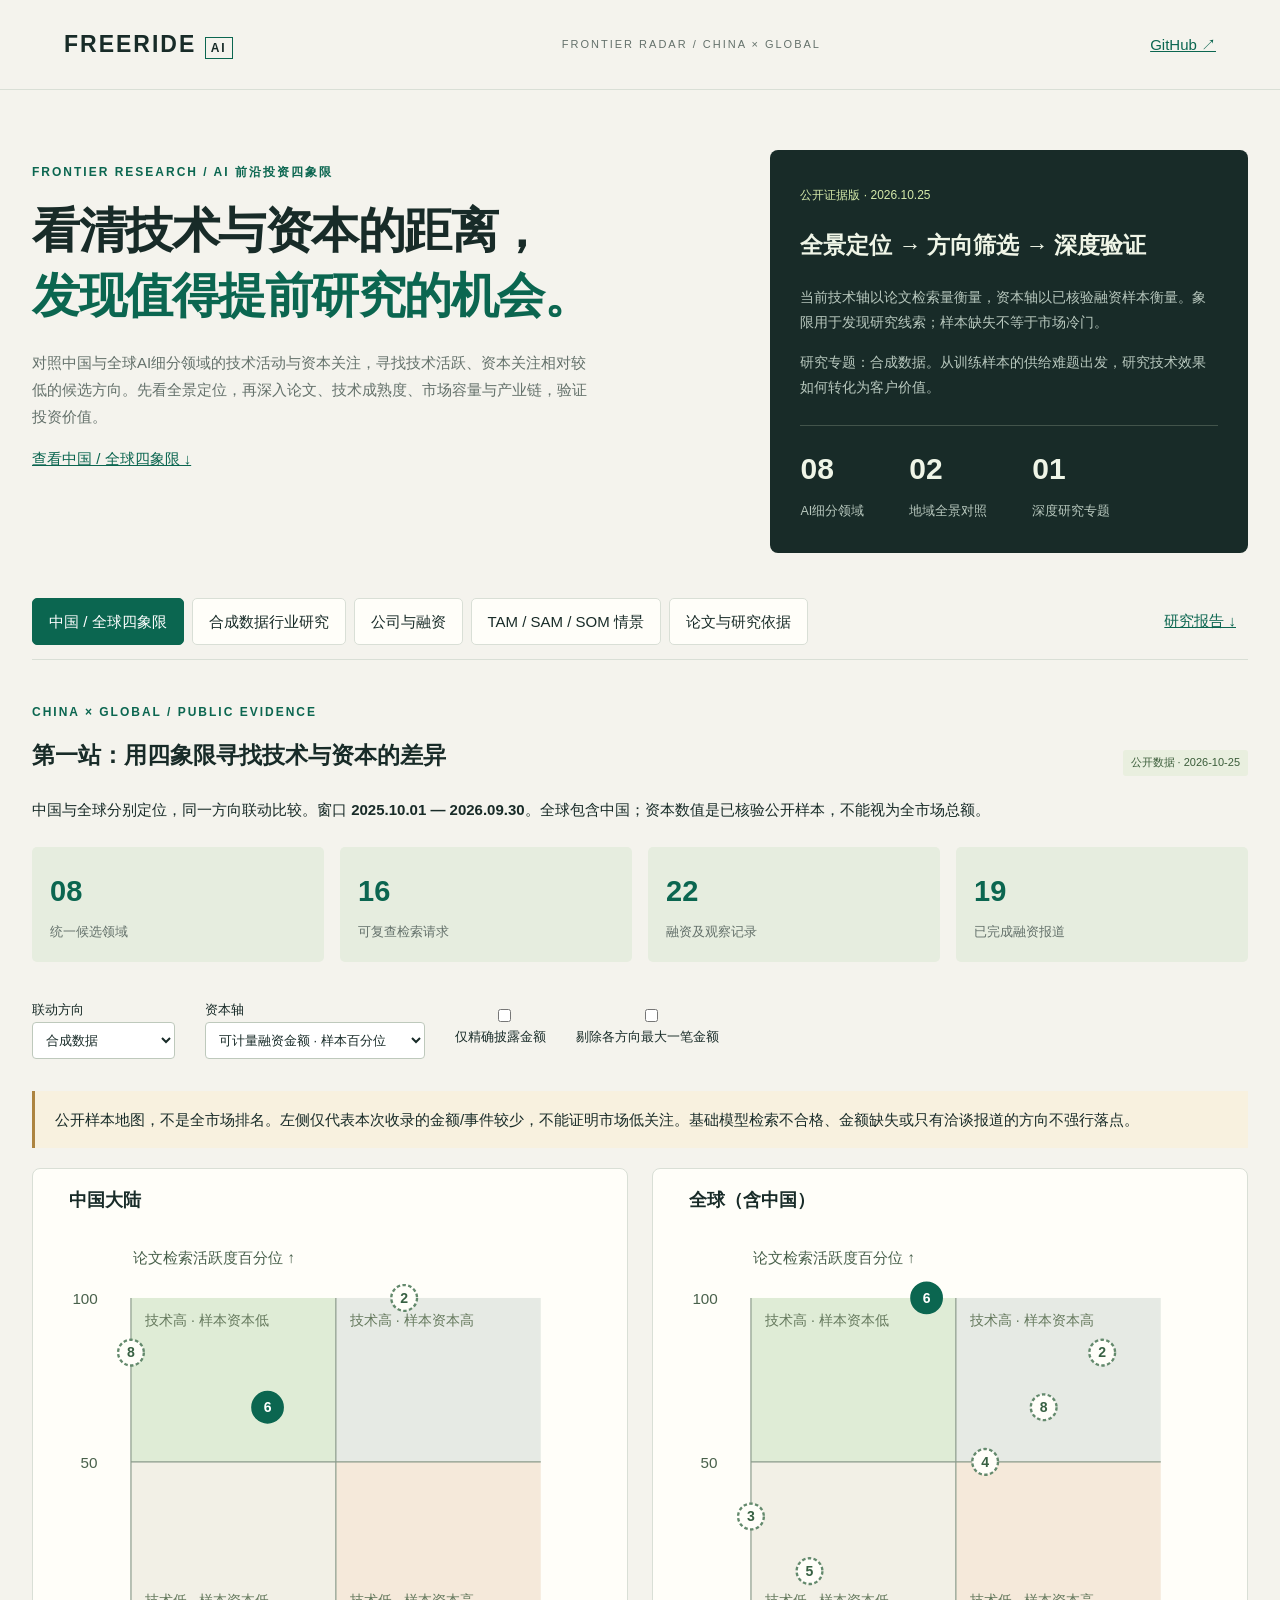
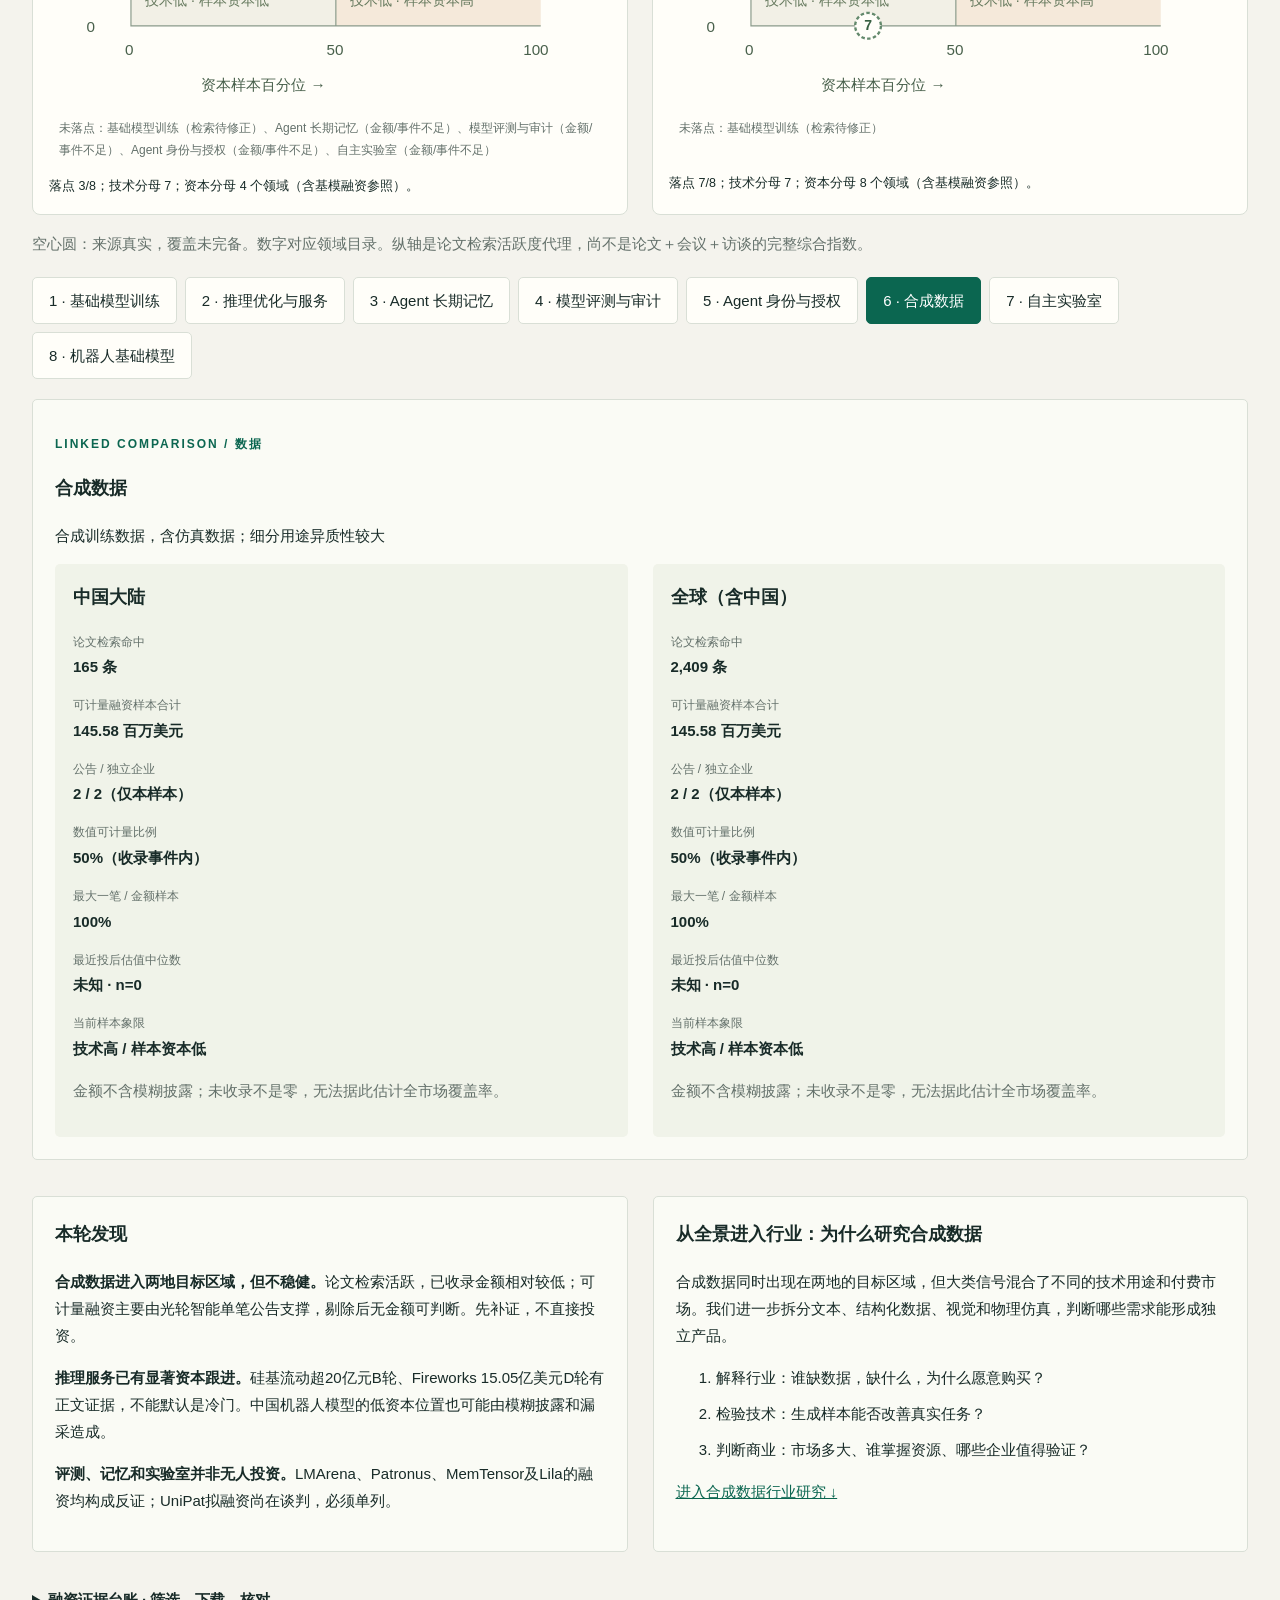
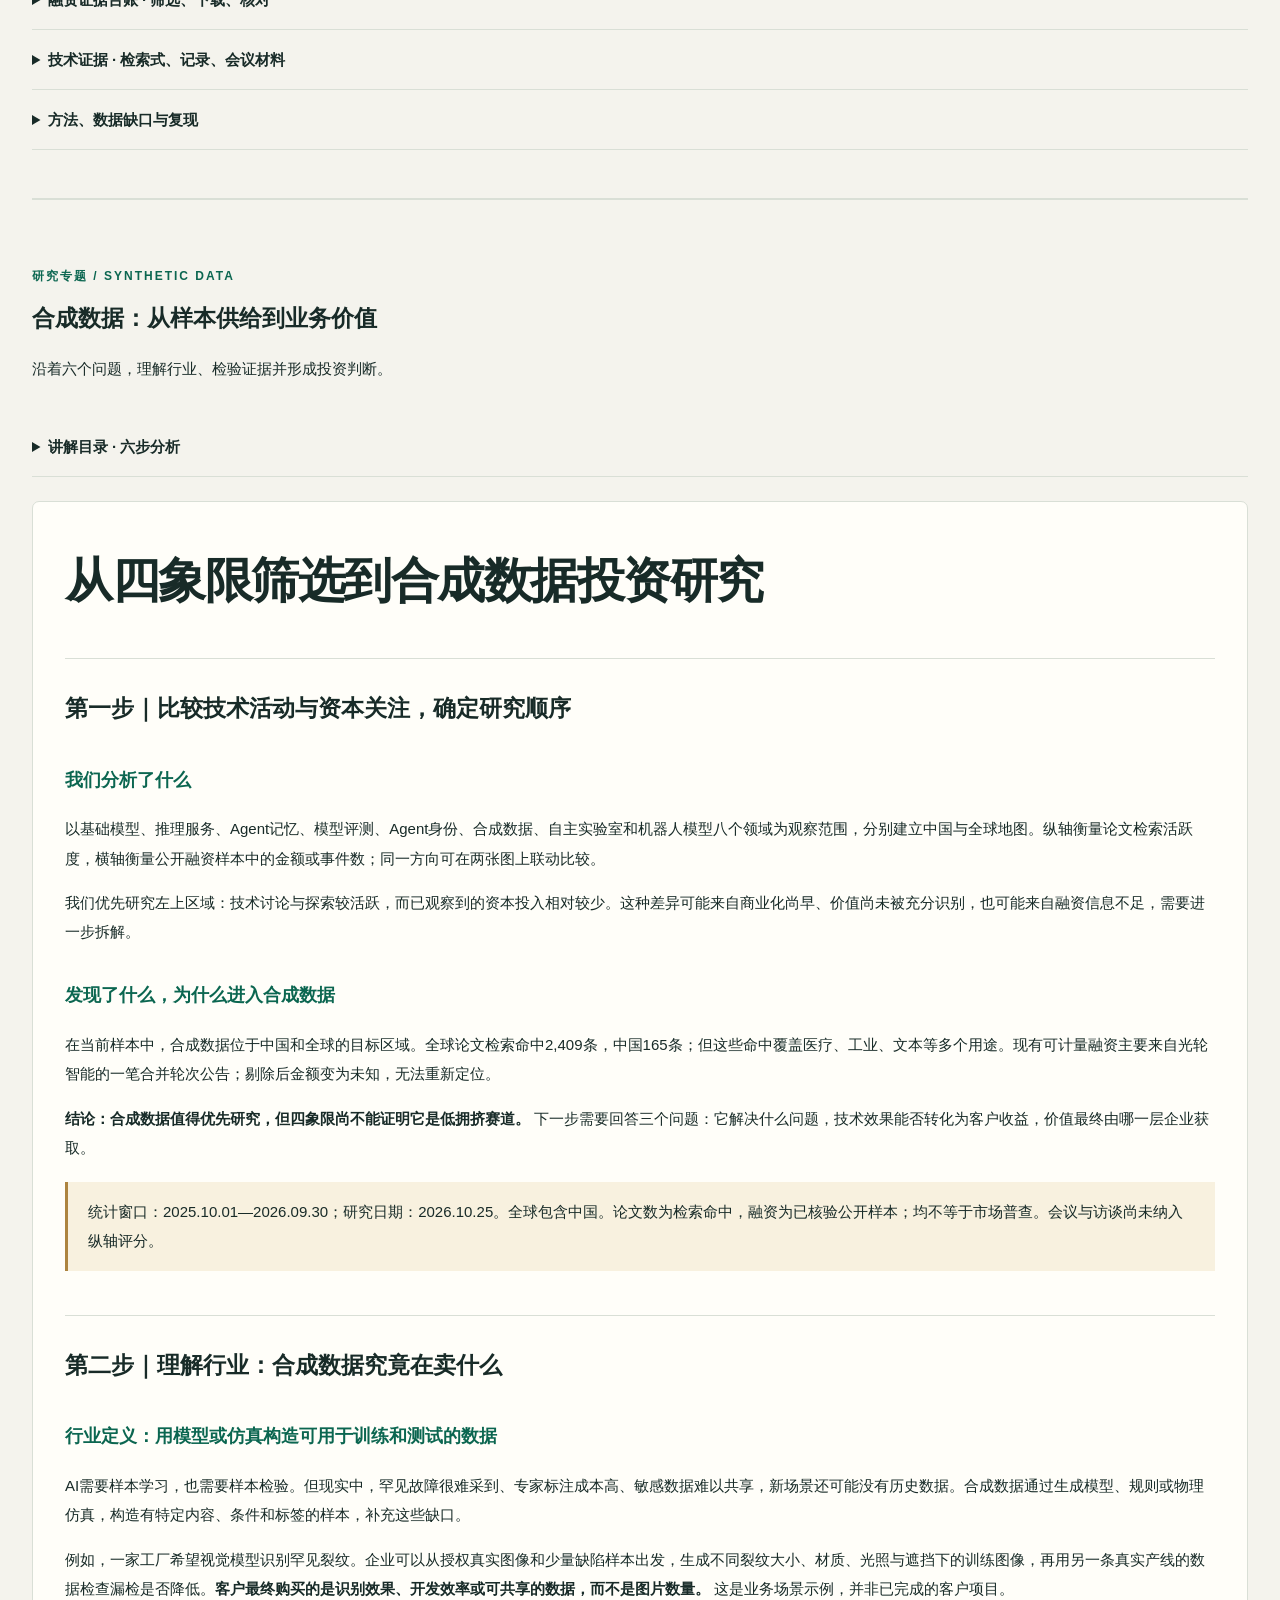
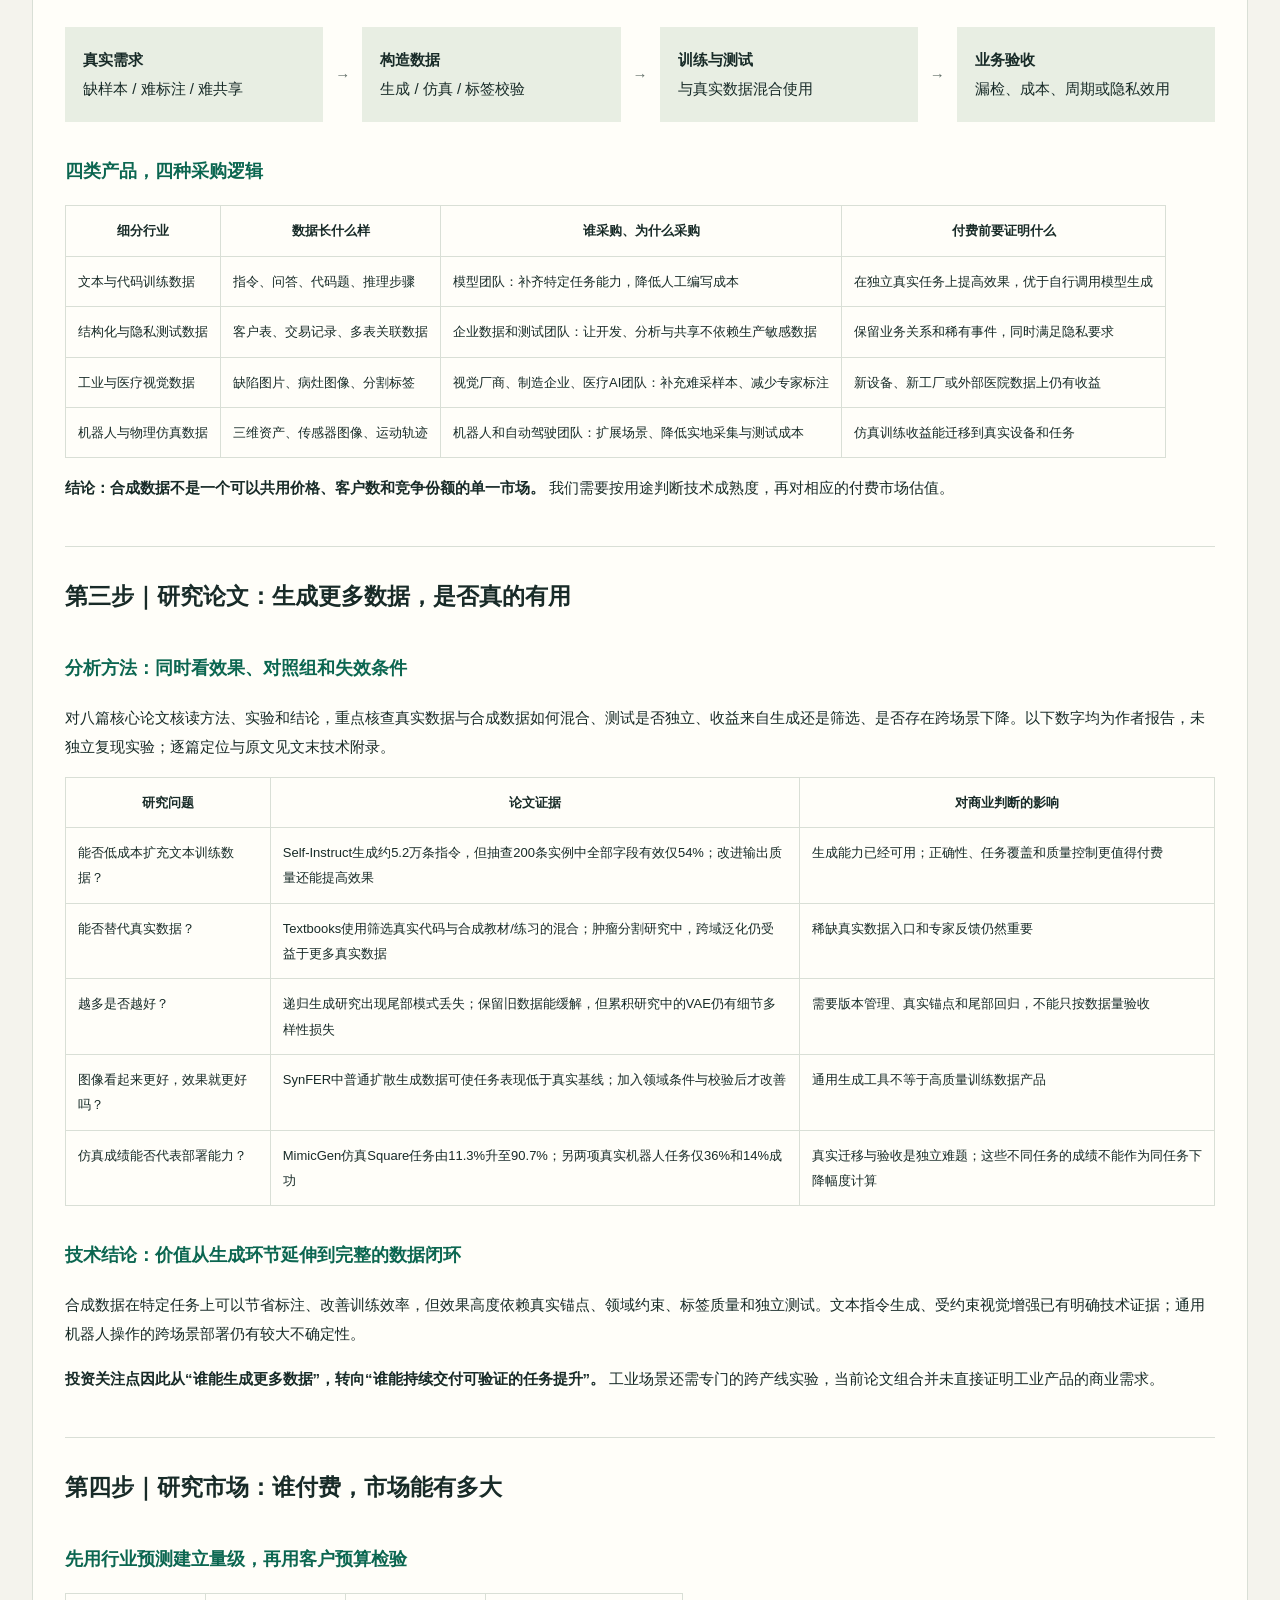
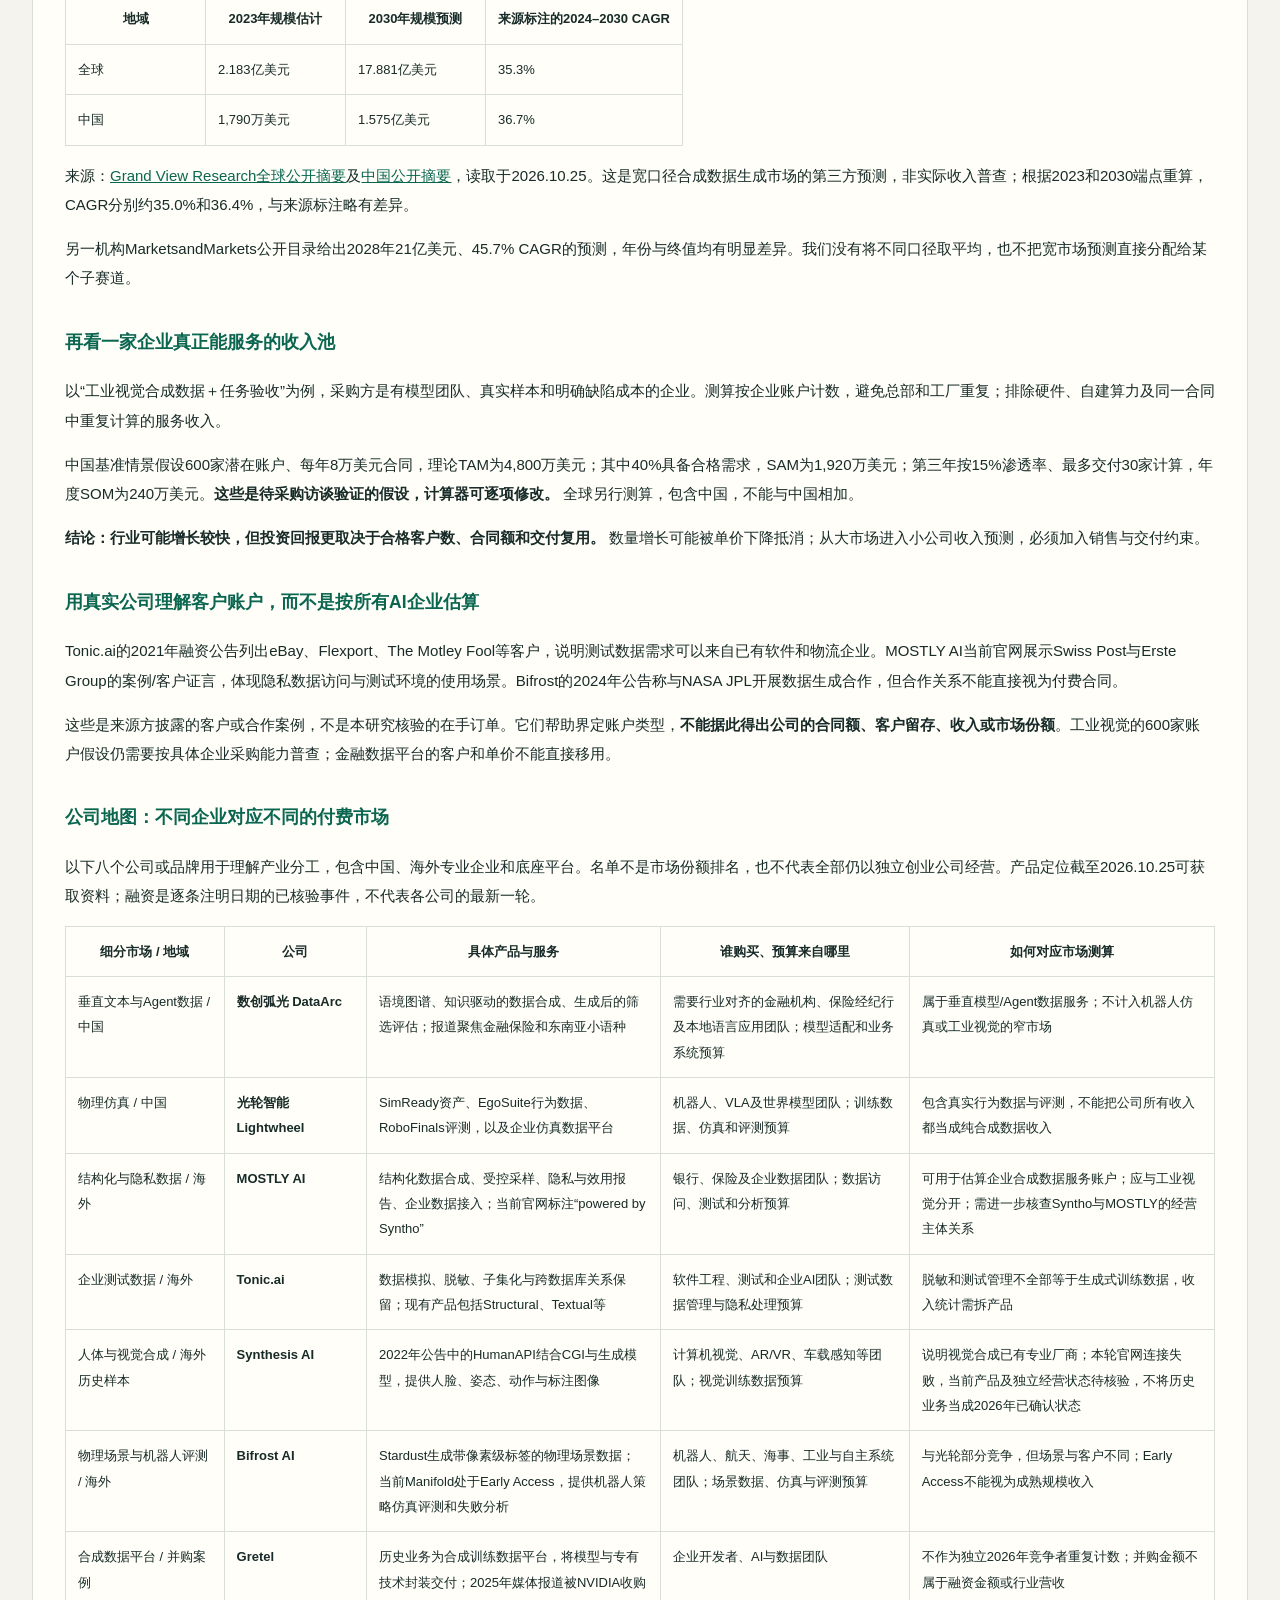
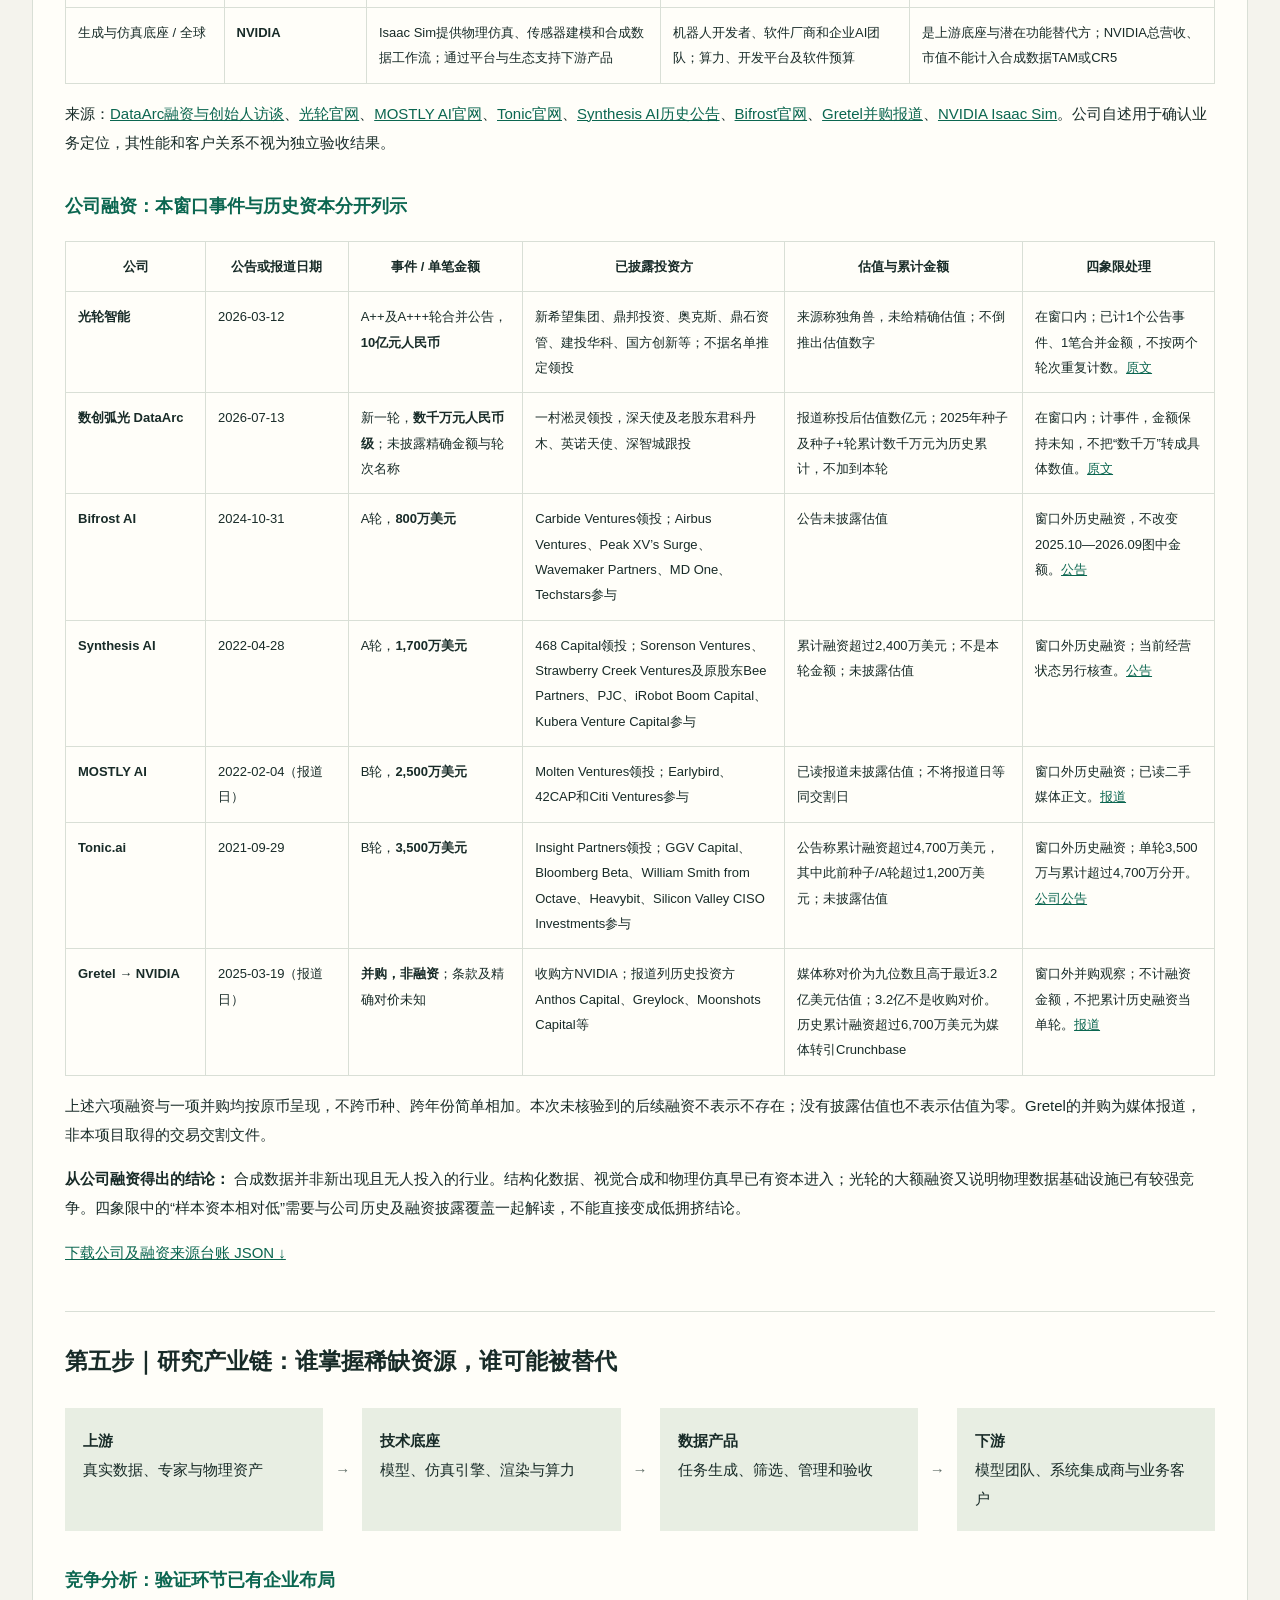
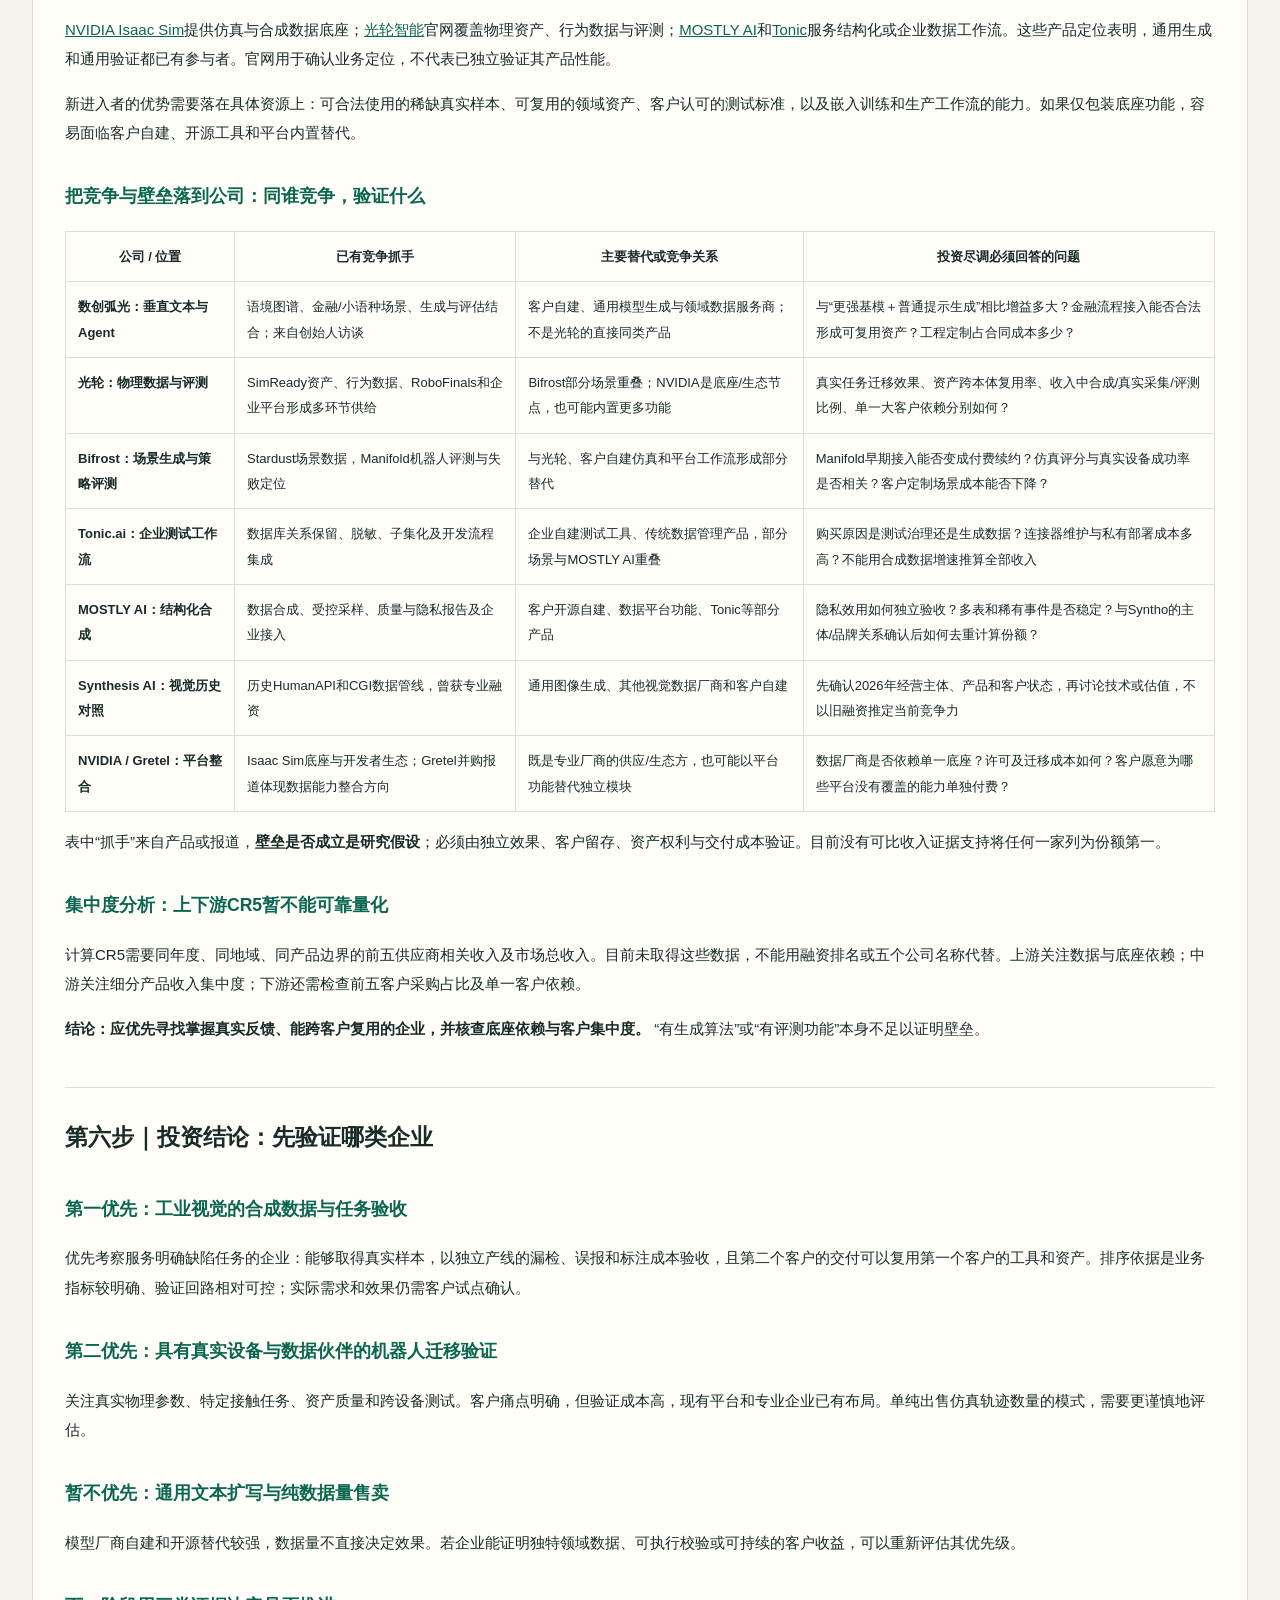
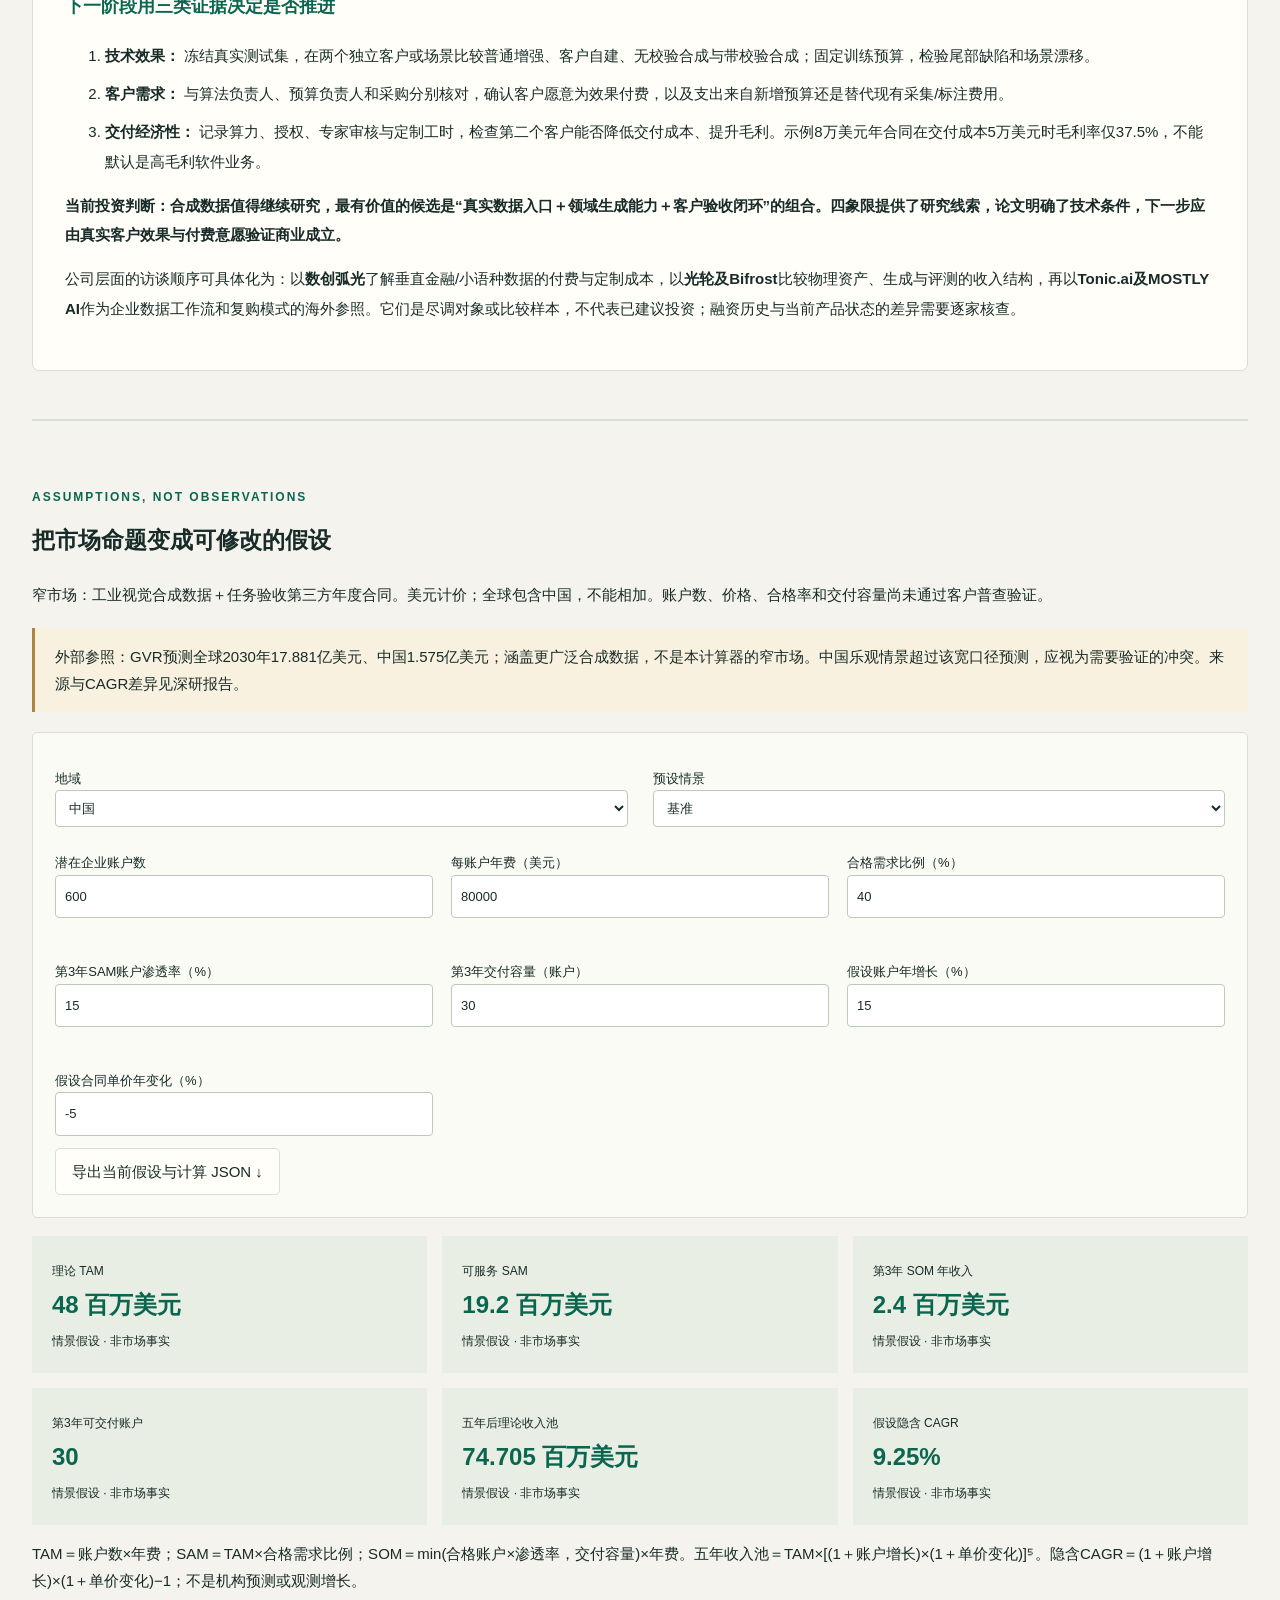
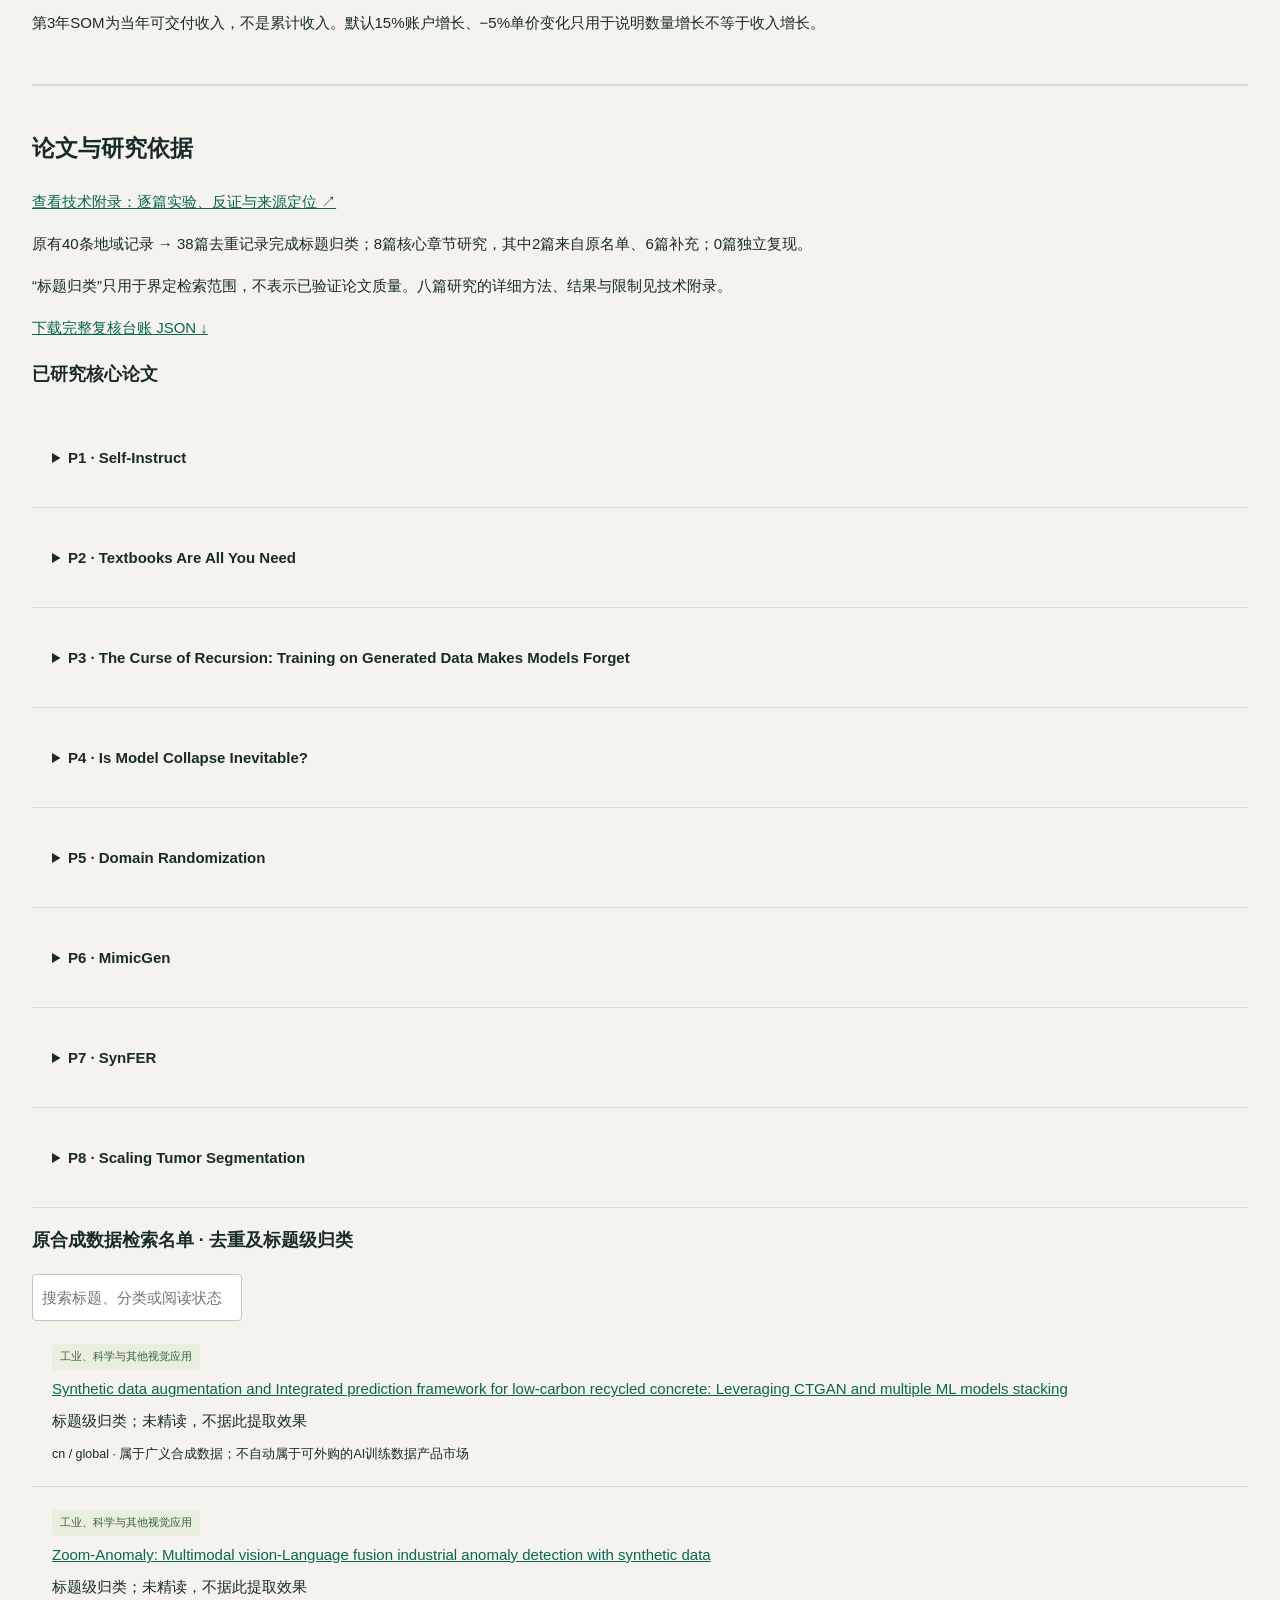
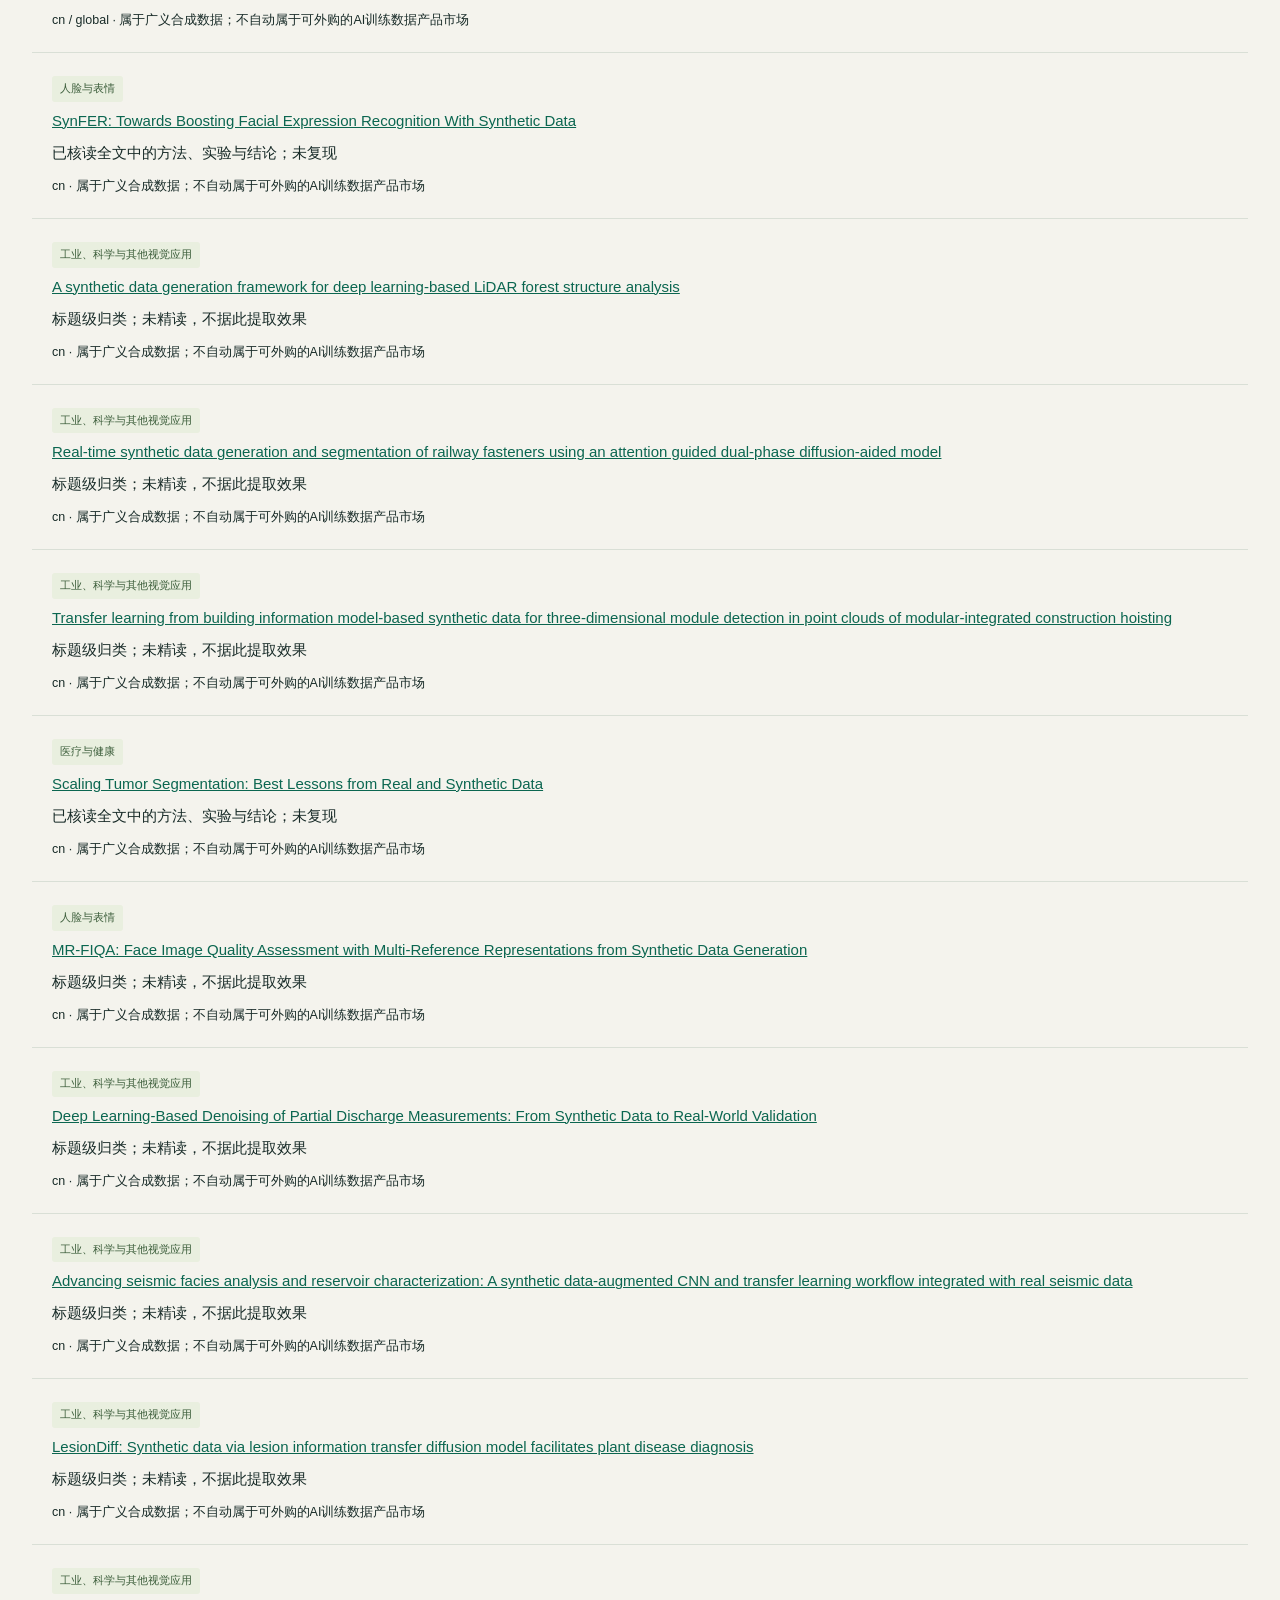
<file: index.html>
<!doctype html>
<html lang="zh-CN"><head><meta charset="utf-8"><meta name="viewport" content="width=device-width,initial-scale=1"><meta name="description" content="从中国与全球四象限出发，对照AI细分领域的技术活动与资本关注，筛选方向并深入研究技术、市场与投资价值。"><title>FREERIDE | AI前沿投资四象限</title><link rel="stylesheet" href="style.css"></head>
<body><header><a class="brand" href="index.html">FREERIDE <span>AI</span></a><div class="edition">FRONTIER RADAR / CHINA × GLOBAL</div><a href="https://github.com/Lancewang1/freeride-frontier-radar" target="_blank" rel="noopener">GitHub ↗</a></header><main>
<section class="hero"><div><p class="eyebrow">FRONTIER RESEARCH / AI 前沿投资四象限</p><h1>看清技术与资本的距离，<br><em>发现值得提前研究的机会。</em></h1><p class="intro">对照中国与全球AI细分领域的技术活动与资本关注，寻找技术活跃、资本关注相对较低的候选方向。先看全景定位，再深入论文、技术成熟度、市场容量与产业链，验证投资价值。</p><a href="#landscape">查看中国 / 全球四象限 ↓</a></div><aside><span class="live">公开证据版 · 2026.10.25</span><h2>全景定位 → 方向筛选 → 深度验证</h2><p>当前技术轴以论文检索量衡量，资本轴以已核验融资样本衡量。象限用于发现研究线索；样本缺失不等于市场冷门。</p><p>研究专题：合成数据。从训练样本的供给难题出发，研究技术效果如何转化为客户价值。</p><div class="numbers"><div><strong>08</strong><small>AI细分领域</small></div><div><strong>02</strong><small>地域全景对照</small></div><div><strong>01</strong><small>深度研究专题</small></div></div></aside></section>
<nav aria-label="页面导航"><button data-view="landscape" class="active">中国 / 全球四象限</button><button data-view="deepdive">合成数据行业研究</button><button data-view="company-map">公司与融资</button><button data-view="market">TAM / SAM / SOM 情景</button><button data-view="reading">论文与研究依据</button><a class="download-link" href="CLIENT_PRESENTATION.md" download>研究报告 ↓</a></nav>
<section id="landscape" class="workspace"></section>
<section id="deepdive" class="workspace"><div class="section-top"><div><p class="eyebrow">研究专题 / SYNTHETIC DATA</p><h2>合成数据：从样本供给到业务价值</h2><p>沿着六个问题，理解行业、检验证据并形成投资判断。</p></div></div><details><summary>讲解目录 · 六步分析</summary><div id="report-index"></div></details><article id="deep-report"><p>正在加载深度研究…</p></article></section>
<section id="market" class="workspace"><div class="section-top"><div><p class="eyebrow">ASSUMPTIONS, NOT OBSERVATIONS</p><h2>把市场命题变成可修改的假设</h2></div></div><p>窄市场：工业视觉合成数据＋任务验收第三方年度合同。美元计价；全球包含中国，不能相加。账户数、价格、合格率和交付容量尚未通过客户普查验证。</p><div class="warning">外部参照：GVR预测全球2030年17.881亿美元、中国1.575亿美元；涵盖更广泛合成数据，不是本计算器的窄市场。中国乐观情景超过该宽口径预测，应视为需要验证的冲突。来源与CAGR差异见深研报告。</div>
<div id="market-model" class="panel"><div class="two"><label>地域<select id="market-region"><option value="cn">中国</option><option value="global">全球（含中国）</option></select></label><label>预设情景<select id="market-scenario"><option value="0">保守</option><option value="1" selected>基准</option><option value="2">乐观</option></select></label></div><div class="model-fields">
<label>潜在企业账户数<input id="accounts" type="number" min="0" max="1000000" step="1"></label><label>每账户年费（美元）<input id="price" type="number" min="0" max="10000000" step="1000"></label><label>合格需求比例（%）<input id="qualified" type="number" min="0" max="100" step="0.1"></label><label>第3年SAM账户渗透率（%）<input id="share" type="number" min="0" max="100" step="0.1"></label><label>第3年交付容量（账户）<input id="capacity" type="number" min="0" max="1000000" step="1"></label><label>假设账户年增长（%）<input id="volumeGrowth" type="number" min="-99" max="100" step="0.1" value="15"></label><label>假设合同单价年变化（%）<input id="priceGrowth" type="number" min="-99" max="100" step="0.1" value="-5"></label></div><button id="export-market">导出当前假设与计算 JSON ↓</button></div><div id="market-results" class="metrics" aria-live="polite"></div><p>TAM＝账户数×年费；SAM＝TAM×合格需求比例；SOM＝min(合格账户×渗透率，交付容量)×年费。五年收入池＝TAM×[(1＋账户增长)×(1＋单价变化)]⁵。隐含CAGR＝(1＋账户增长)×(1＋单价变化)−1；不是机构预测或观测增长。</p><p>第3年SOM为当年可交付收入，不是累计收入。默认15%账户增长、−5%单价变化只用于说明数量增长不等于收入增长。</p></section>
<section id="reading" class="workspace"><h2>论文与研究依据</h2><p><a href="SYNTHETIC_DEEPDIVE.md">查看技术附录：逐篇实验、反证与来源定位 ↗</a></p><p id="reading-summary"></p><p>“标题归类”只用于界定检索范围，不表示已验证论文质量。八篇研究的详细方法、结果与限制见技术附录。</p><a href="synthetic-evidence.json" download>下载完整复核台账 JSON ↓</a><h3>已研究核心论文</h3><div id="reading-ledger"></div><h3>原合成数据检索名单 · 去重及标题级归类</h3><input id="paper-query" aria-label="搜索论文" placeholder="搜索标题、分类或阅读状态"><div id="paper-audit"></div></section>

<footer>FREERIDE AI · AI产业前沿研究 · 研究日期 2026.10.25</footer></main><script src="synthetic.js?v=companies"></script><script src="radar-core.js"></script><script src="landscape-ui.js?v=companies"></script></body></html>
</file>
<file: style.css>
:root{--bg:#f4f3ed;--ink:#182b28;--muted:#64716b;--line:#d9dfd6;--green:#0b6650;--lime:#d6eaaa;--white:#fffef9}*{box-sizing:border-box}body{margin:0;background:var(--bg);color:var(--ink);font:15px/1.8 -apple-system,BlinkMacSystemFont,"Segoe UI","Microsoft YaHei",sans-serif}a{color:var(--green)}button,input,select,textarea{font:inherit}button{cursor:pointer}header{max-width:1440px;margin:auto;padding:24px 5%;display:flex;align-items:center;justify-content:space-between;border-bottom:1px solid var(--line)}.brand{font-size:23px;letter-spacing:2px;font-weight:800;text-decoration:none;color:var(--ink)}.brand span{font-size:12px;border:1px solid var(--green);padding:3px 5px}.edition{font-size:11px;letter-spacing:2px;color:var(--muted)}main{max-width:1320px;margin:auto;padding:0 32px}.hero{display:grid;grid-template-columns:1.4fr 1fr;gap:70px;padding:60px 0 45px}.eyebrow{font-size:12px;letter-spacing:2px;color:var(--green);font-weight:700}h1{font-size:48px;line-height:1.35;margin:15px 0 20px;letter-spacing:-1.5px}h1 em{font-style:normal;color:var(--green)}.intro{max-width:560px;color:var(--muted)}aside{background:var(--ink);color:#eff5e7;padding:30px;border-radius:8px;align-self:center}aside p{color:#b8c8be;font-size:14px}.live{font-size:12px;color:var(--lime)}.numbers{display:flex;gap:45px;border-top:1px solid #42544b;padding-top:16px;margin-top:25px}.numbers strong{font-size:30px;display:block}.numbers small{color:#b8c8be}nav{display:flex;gap:8px;border-bottom:1px solid var(--line);padding-bottom:14px;flex-wrap:wrap}button{border:1px solid var(--line);border-radius:5px;background:var(--white);color:var(--ink);padding:9px 16px}button:hover{border-color:var(--green)}button.active{background:var(--green);color:white;border-color:var(--green)}#export{margin-left:auto}.section-top{display:flex;justify-content:space-between;align-items:end;margin:30px 0 20px}.section-top h2{margin:0}.section-top>p{font-size:12px;color:var(--muted)}.cards{display:grid;grid-template-columns:repeat(3,1fr);gap:18px}.card{text-align:left;padding:24px;position:relative;min-height:220px}.card.selected{border:2px solid var(--green);padding:23px;box-shadow:0 8px 22px #183d2810}.card .rank{color:var(--green);font-family:monospace;font-size:24px}.card h3{margin:12px 0 6px;font-size:21px}.card p{font-size:13px;color:var(--muted);margin:0 0 15px}.pill{display:inline-block;background:#e9efdf;color:#3b5d3a;padding:3px 8px;border-radius:3px;font-size:11px}article{background:var(--white);border:1px solid var(--line);border-radius:7px;margin-top:24px;padding:32px}.detail-head{display:flex;justify-content:space-between;gap:20px}.detail-head h2{margin:4px 0}.detail-head p{color:var(--muted)}.tabs{display:flex;gap:7px;flex-wrap:wrap;border-bottom:1px solid var(--line);padding:15px 0}.tabs button{border:0;background:transparent}.tabs button.active{color:var(--green);background:#e9efdf}.two{display:grid;grid-template-columns:1fr 1fr;gap:25px}.panel{border:1px solid var(--line);padding:22px;border-radius:5px;margin:18px 0;background:#fafbf5}.panel h3:first-child{margin-top:0}.muted{color:var(--muted)}.fact{padding:18px 0;border-bottom:1px solid var(--line)}.fact p{margin:0 0 6px}.fact small{color:var(--muted)}.warning{border-left:3px solid #ad8440;background:#f8f1df;padding:15px 20px;margin:20px 0}.flow{display:flex;align-items:stretch;gap:12px;margin:24px 0;flex-wrap:wrap}.flow span{flex:1;background:#e8eee3;padding:18px;min-width:140px}.flow b{align-self:center;color:var(--muted)}label{display:block;font-size:13px;margin:12px 0}input,select,textarea{border:1px solid #bec9bc;border-radius:4px;padding:9px;background:white;color:var(--ink);max-width:100%}input[type=number]{display:block;width:100%}textarea{width:100%;min-height:120px}.metrics{display:grid;grid-template-columns:repeat(3,1fr);gap:15px}.metric{background:#e8eee3;padding:20px}.metric strong{font-size:24px;display:block;color:var(--green)}.metric small{font-size:12px}.source{padding:20px;border-bottom:1px solid var(--line);overflow-wrap:anywhere}.source p{margin:5px 0}.hash{font:11px/1.6 monospace;color:var(--muted)}#search{width:100%;max-width:500px;margin:15px 0}footer{margin:40px 0;font-size:12px;color:var(--muted);display:flex;justify-content:space-between}li{margin:9px 0}section[hidden],div[hidden]{display:none}code{overflow-wrap:anywhere}a:focus-visible,button:focus-visible{outline:3px solid #cb982d;outline-offset:3px}
@media(max-width:800px){main{padding:0 18px}.hero{grid-template-columns:1fr;gap:20px;padding:30px 0}h1{font-size:35px}.edition{display:none}.cards,.two{grid-template-columns:1fr}.card{min-height:0}.section-top{display:block}.detail-head{display:block}article{padding:18px}.metrics{grid-template-columns:1fr}.numbers{gap:35px}#export{margin-left:0}.flow{flex-direction:column}.flow b{transform:rotate(90deg)}header{padding:20px}.brand{font-size:19px}}
.detail-head>.pill{align-self:flex-start;white-space:nowrap}
.radar-pair{display:grid;grid-template-columns:1fr 1fr;gap:24px}.radar-pair>div{background:var(--white);border:1px solid var(--line);border-radius:8px;padding:16px}.radar-pair h3{margin:0 0 0 20px}.radar-svg{width:100%;display:block}.radar-controls{display:flex;gap:30px;flex-wrap:wrap}.radar-controls select{display:block}.quadrant-label{font-size:12px;fill:#65795d}.axis-label{font-size:13px;fill:#48604b}.radar-point{cursor:pointer;fill:#6a8871}.radar-point text{font-size:10px;fill:#52644f}.radar-point.chosen{fill:#075d44}.radar-point.chosen text{font-weight:800;fill:#075d44}.radar-point:focus{outline:none}.radar-point:focus circle{stroke:#b78324;stroke-width:4}.radar-table-wrap{overflow-x:auto}.radar-table{width:100%;border-collapse:collapse;background:var(--white);font-size:13px}.radar-table td,.radar-table th{padding:14px;text-align:left;border-bottom:1px solid var(--line)}.radar-table th{white-space:nowrap}summary{cursor:pointer;font-weight:700;padding:16px 0}details{border-bottom:1px solid var(--line)}@media(max-width:800px){.radar-pair{grid-template-columns:1fr;gap:18px}.radar-pair>div{padding:6px}.radar-controls{gap:0}.radar-table{min-width:600px}}
.radar-point text{display:none;pointer-events:none}.radar-point.chosen text{display:block}
.radar-stats{display:grid;grid-template-columns:repeat(4,1fr);gap:16px;margin:24px 0}.radar-stats>div{padding:18px;background:#e6eddf;border-radius:5px}.radar-stats strong{display:block;font-size:29px;color:var(--green)}.radar-stats small{color:var(--muted)}.radar-controls{align-items:end}.radar-controls .check{padding-bottom:10px}.radar-controls button{margin-bottom:12px}.radar-topic-buttons{display:flex;flex-wrap:wrap;gap:8px;margin:20px 0}.evidence-point circle{fill:#fffef9;stroke:#63896c;stroke-width:2;stroke-dasharray:3 2}.evidence-point text{fill:#376042;font-size:12px;font-weight:700;pointer-events:none}.evidence-point{cursor:pointer}.evidence-point.chosen circle{fill:#0b6650;stroke:#0b6650;stroke-dasharray:none}.evidence-point.chosen text{fill:white}.evidence-point:focus circle{stroke:#bc8a28;stroke-width:4}.unplotted{font-size:12px;color:var(--muted);padding:10px;min-height:60px}.region-metrics{background:#f0f3e9;padding:18px;border-radius:5px}.region-metrics dl{margin:0}.region-metrics dt{font-size:12px;color:var(--muted);margin-top:15px}.region-metrics dd{margin:0;font-weight:600}.funding-row{padding:22px 0;border-bottom:1px solid var(--line);overflow-wrap:anywhere}.funding-row p{margin:8px 0}.funding-row blockquote{margin:10px 0;padding:8px 15px;border-left:3px solid #b9c8aa;background:#edf1e8;font-size:13px}#radar-papers code{font-size:12px;overflow-wrap:anywhere}@media(max-width:800px){.radar-stats{grid-template-columns:1fr 1fr}.radar-controls{align-items:start}.radar-topic-buttons button{font-size:12px;padding:8px}.radar-controls .check{width:100%;margin:3px 0}}

.download-link{margin-left:auto;padding:9px 12px}.model-fields{display:grid;grid-template-columns:repeat(3,1fr);gap:18px}label input,label select{display:block;width:100%}#deep-report{line-height:1.95}#deep-report h2{border-top:1px solid var(--line);padding-top:28px;margin-top:44px}#deep-report h3{color:var(--green);margin-top:32px}#deep-report table{display:block;overflow-x:auto;font-size:13px;border-collapse:collapse}#deep-report th,#deep-report td{min-width:140px;padding:12px;border:1px solid var(--line);vertical-align:top}#report-index{display:flex;flex-wrap:wrap;gap:12px;padding:20px}#market-results{grid-template-columns:repeat(3,1fr)}.hash{overflow-wrap:anywhere}@media(max-width:700px){.model-fields,#market-results{grid-template-columns:1fr}#deep-report{padding:18px}#deep-report h1{font-size:27px}.download-link{margin-left:0}}

.workspace{scroll-margin-top:20px}.workspace + .workspace{margin-top:48px;padding-top:24px;border-top:2px solid var(--line)}
</file>
